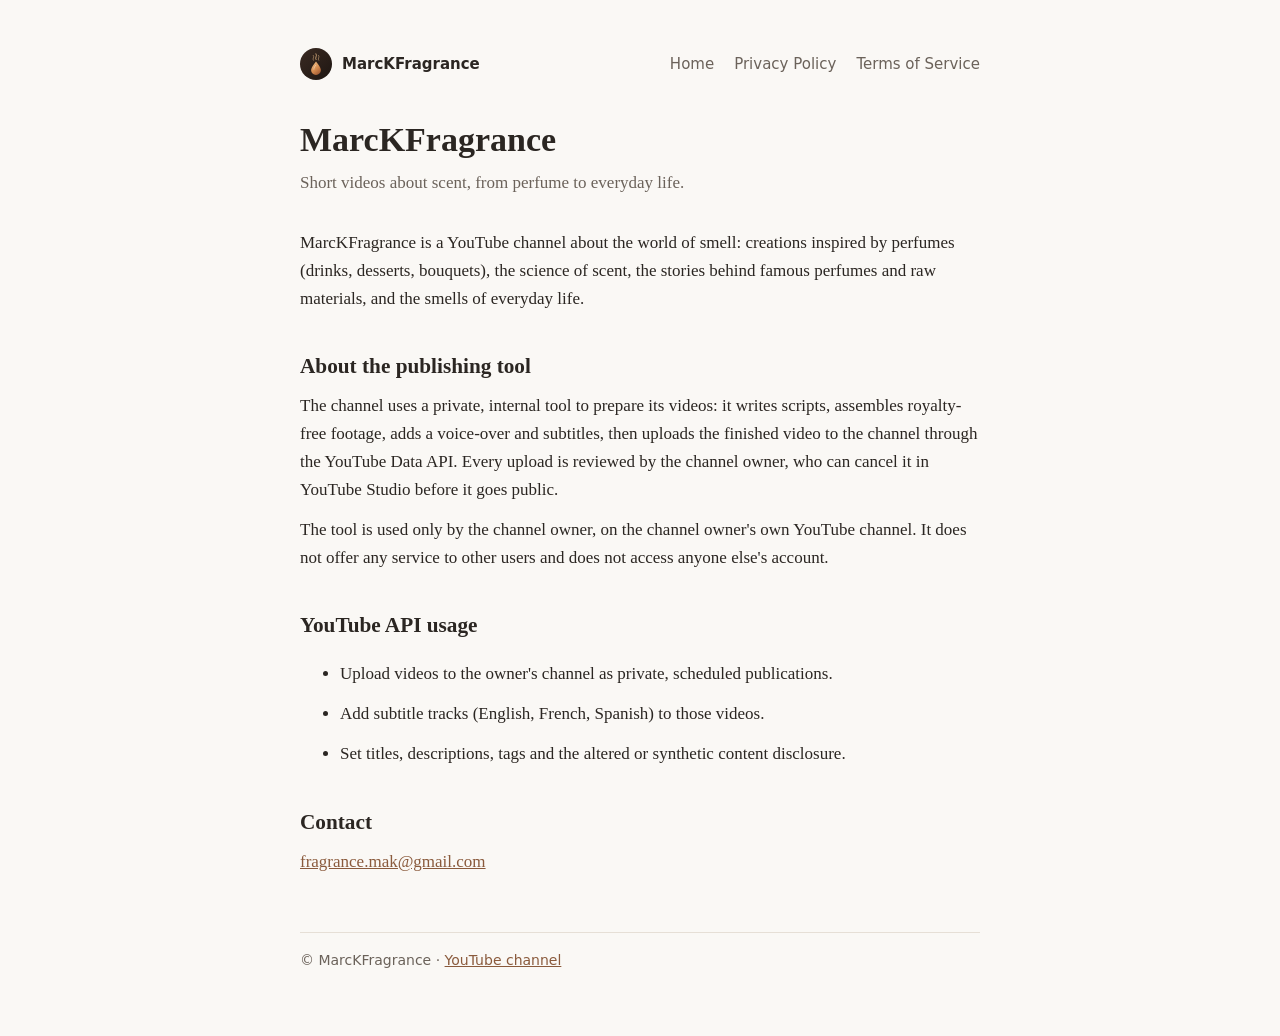
<file: index.html>
<!doctype html>
<html lang="en">
<head>
  <meta charset="utf-8">
  <meta name="viewport" content="width=device-width, initial-scale=1">
  <title>MarcKFragrance</title>
  <meta name="description" content="MarcKFragrance: short videos about scent, from perfume to everyday life.">
  <link rel="icon" type="image/svg+xml" href="logo.svg">
  <link rel="icon" type="image/png" sizes="32x32" href="favicon-32.png">
  <link rel="stylesheet" href="style.css">
</head>
<body>
<main>
  <nav><a class="marque" href="index.html"><img src="logo.svg" alt="" width="32" height="32">MarcKFragrance</a><a href="index.html">Home</a><a href="privacy.html">Privacy Policy</a><a href="terms.html">Terms of Service</a></nav>

  <h1>MarcKFragrance</h1>
  <p class="sous-titre">Short videos about scent, from perfume to everyday life.</p>

  <p>
    MarcKFragrance is a YouTube channel about the world of smell: creations inspired by
    perfumes (drinks, desserts, bouquets), the science of scent, the stories behind famous
    perfumes and raw materials, and the smells of everyday life.
  </p>

  <h2>About the publishing tool</h2>
  <p>
    The channel uses a private, internal tool to prepare its videos: it writes scripts,
    assembles royalty-free footage, adds a voice-over and subtitles, then uploads the finished
    video to the channel through the YouTube Data API. Every upload is reviewed by the channel
    owner, who can cancel it in YouTube Studio before it goes public.
  </p>
  <p>
    The tool is used only by the channel owner, on the channel owner's own YouTube channel. It
    does not offer any service to other users and does not access anyone else's account.
  </p>

  <h2>YouTube API usage</h2>
  <ul>
    <li>Upload videos to the owner's channel as private, scheduled publications.</li>
    <li>Add subtitle tracks (English, French, Spanish) to those videos.</li>
    <li>Set titles, descriptions, tags and the altered or synthetic content disclosure.</li>
  </ul>

  <h2>Contact</h2>
  <p><a href="mailto:fragrance.mak@gmail.com">fragrance.mak@gmail.com</a></p>

  <footer>© MarcKFragrance · <a href="https://www.youtube.com/channel/UCxR3DLhCbx7sfjlT2gm3NpA">YouTube channel</a></footer>
</main>
</body>
</html>
</file>
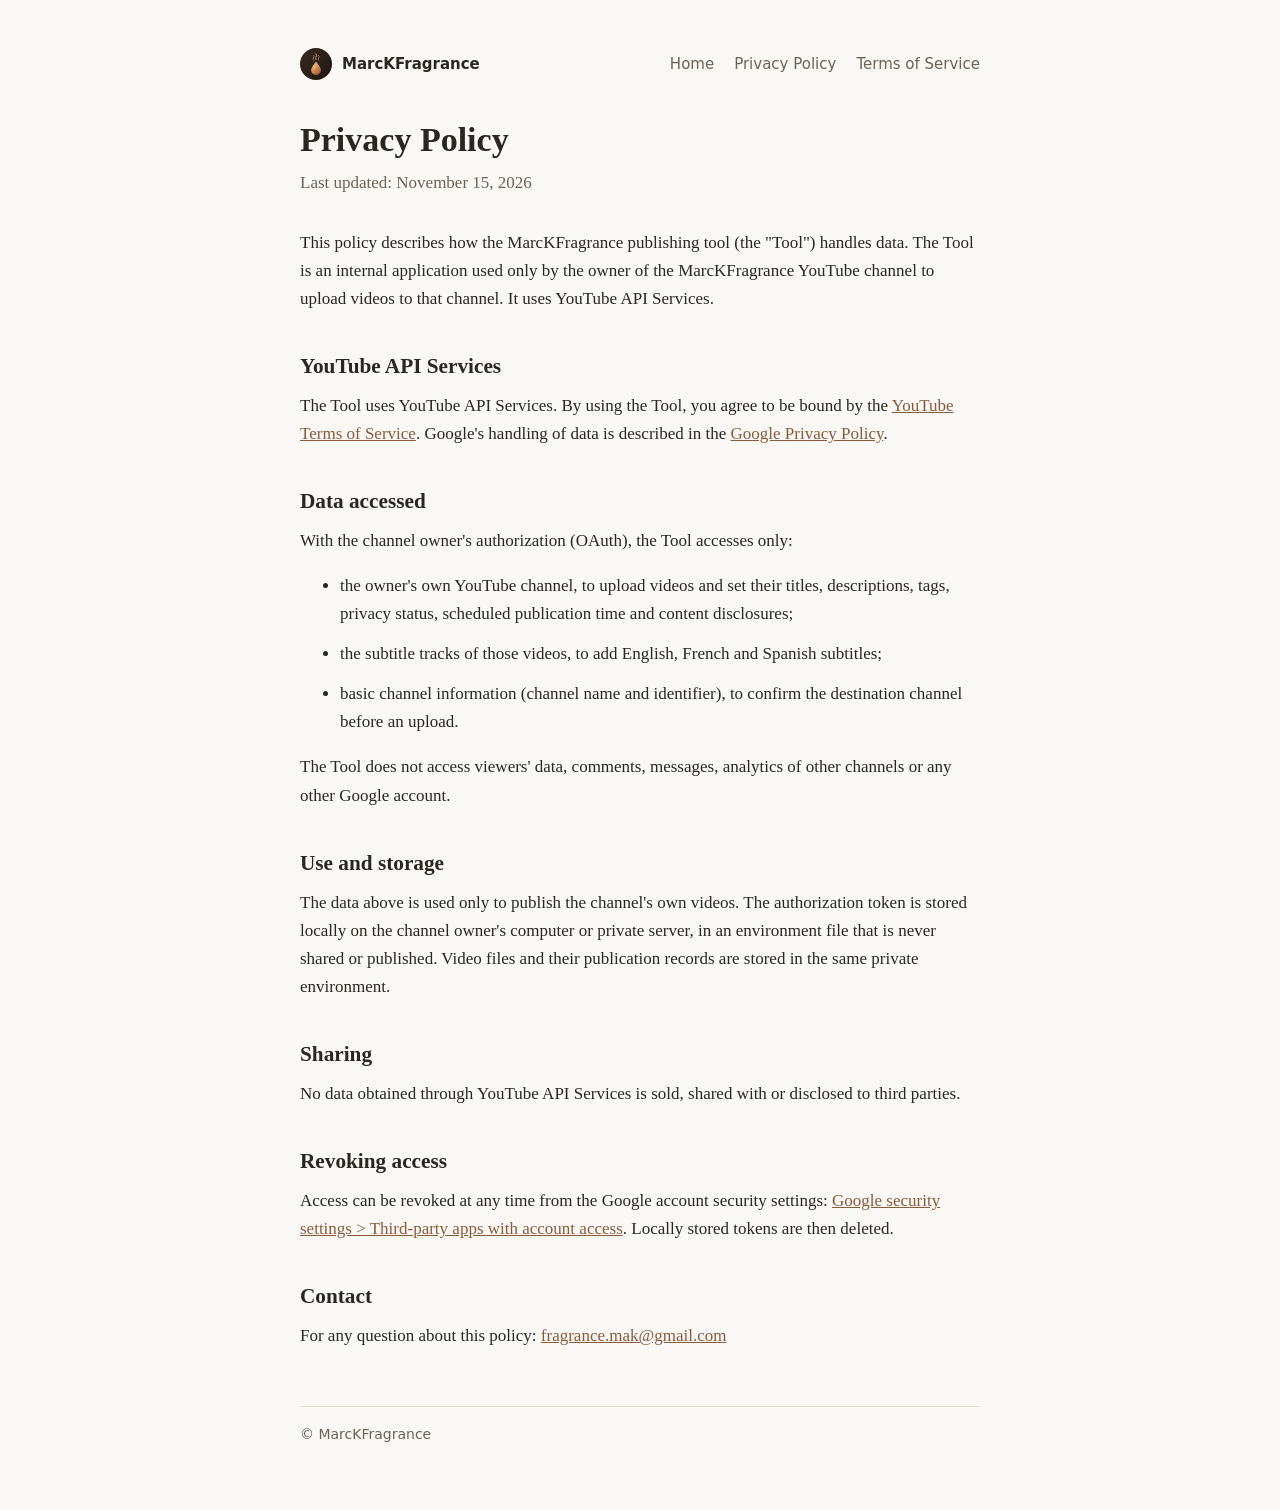
<file: privacy.html>
<!doctype html>
<html lang="en">
<head>
  <meta charset="utf-8">
  <meta name="viewport" content="width=device-width, initial-scale=1">
  <title>Privacy Policy</title>
  <meta name="description" content="Privacy policy of the MarcKFragrance publishing tool.">
  <link rel="icon" type="image/svg+xml" href="logo.svg">
  <link rel="icon" type="image/png" sizes="32x32" href="favicon-32.png">
  <link rel="stylesheet" href="style.css">
</head>
<body>
<main>
  <nav><a class="marque" href="index.html"><img src="logo.svg" alt="" width="32" height="32">MarcKFragrance</a><a href="index.html">Home</a><a href="privacy.html">Privacy Policy</a><a href="terms.html">Terms of Service</a></nav>

  <h1>Privacy Policy</h1>
  <p class="sous-titre">Last updated: November 15, 2026</p>

  <p>
    This policy describes how the MarcKFragrance publishing tool (the "Tool") handles data. The
    Tool is an internal application used only by the owner of the MarcKFragrance YouTube
    channel to upload videos to that channel. It uses YouTube API Services.
  </p>

  <h2>YouTube API Services</h2>
  <p>
    The Tool uses YouTube API Services. By using the Tool, you agree to be bound by the
    <a href="https://www.youtube.com/t/terms">YouTube Terms of Service</a>. Google's handling of
    data is described in the <a href="https://policies.google.com/privacy">Google Privacy Policy</a>.
  </p>

  <h2>Data accessed</h2>
  <p>With the channel owner's authorization (OAuth), the Tool accesses only:</p>
  <ul>
    <li>the owner's own YouTube channel, to upload videos and set their titles, descriptions,
      tags, privacy status, scheduled publication time and content disclosures;</li>
    <li>the subtitle tracks of those videos, to add English, French and Spanish subtitles;</li>
    <li>basic channel information (channel name and identifier), to confirm the destination
      channel before an upload.</li>
  </ul>
  <p>
    The Tool does not access viewers' data, comments, messages, analytics of other channels or
    any other Google account.
  </p>

  <h2>Use and storage</h2>
  <p>
    The data above is used only to publish the channel's own videos. The authorization token is
    stored locally on the channel owner's computer or private server, in an environment file
    that is never shared or published. Video files and their publication records are stored in
    the same private environment.
  </p>

  <h2>Sharing</h2>
  <p>
    No data obtained through YouTube API Services is sold, shared with or disclosed to third
    parties.
  </p>

  <h2>Revoking access</h2>
  <p>
    Access can be revoked at any time from the Google account security settings:
    <a href="https://security.google.com/settings/security/permissions">Google security settings
    &gt; Third-party apps with account access</a>. Locally stored tokens are then deleted.
  </p>

  <h2>Contact</h2>
  <p>
    For any question about this policy:
    <a href="mailto:fragrance.mak@gmail.com">fragrance.mak@gmail.com</a>
  </p>

  <footer>© MarcKFragrance</footer>
</main>
</body>
</html>
</file>
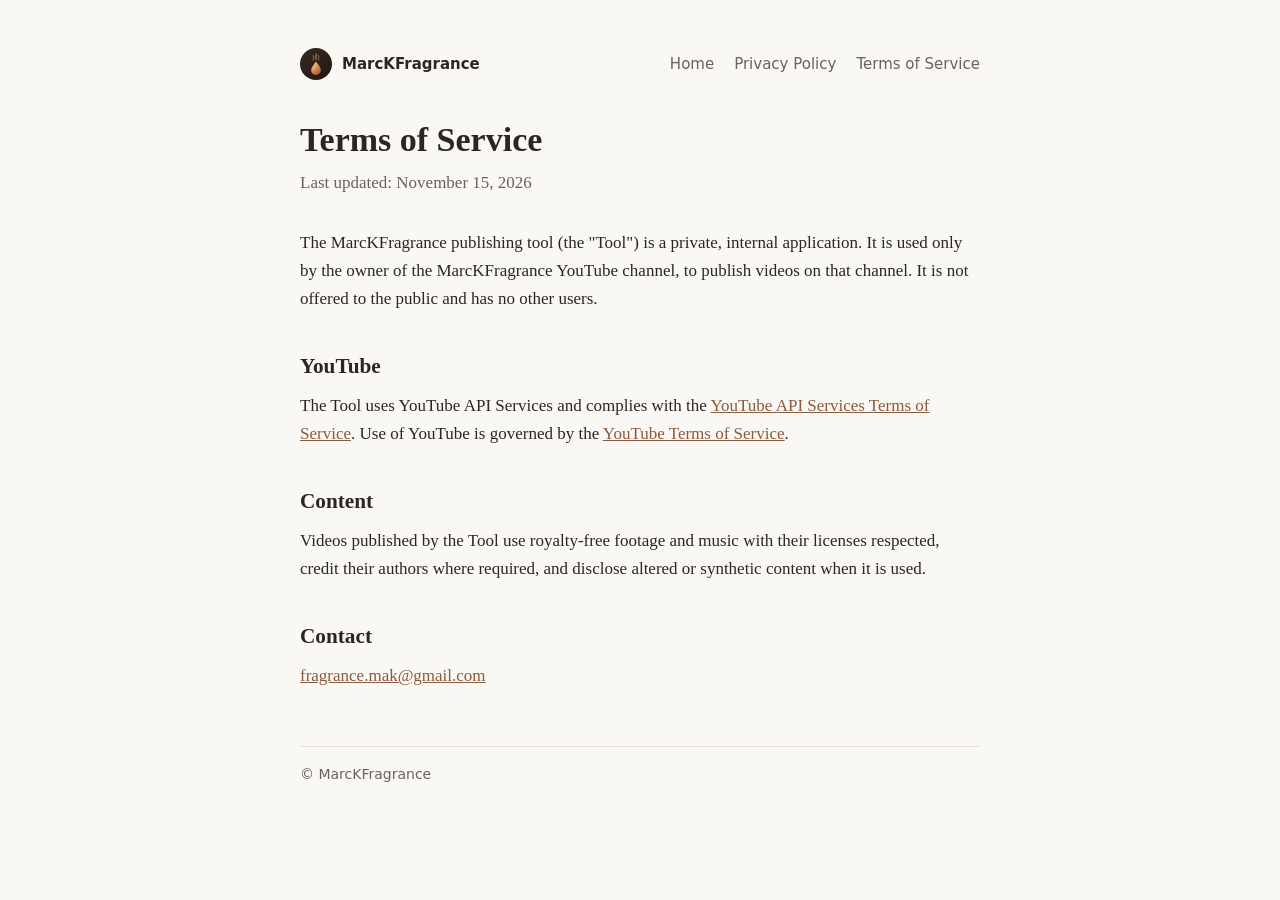
<file: terms.html>
<!doctype html>
<html lang="en">
<head>
  <meta charset="utf-8">
  <meta name="viewport" content="width=device-width, initial-scale=1">
  <title>Terms of Service</title>
  <meta name="description" content="Terms of service of the MarcKFragrance publishing tool.">
  <link rel="icon" type="image/svg+xml" href="logo.svg">
  <link rel="icon" type="image/png" sizes="32x32" href="favicon-32.png">
  <link rel="stylesheet" href="style.css">
</head>
<body>
<main>
  <nav><a class="marque" href="index.html"><img src="logo.svg" alt="" width="32" height="32">MarcKFragrance</a><a href="index.html">Home</a><a href="privacy.html">Privacy Policy</a><a href="terms.html">Terms of Service</a></nav>

  <h1>Terms of Service</h1>
  <p class="sous-titre">Last updated: November 15, 2026</p>

  <p>
    The MarcKFragrance publishing tool (the "Tool") is a private, internal application. It is
    used only by the owner of the MarcKFragrance YouTube channel, to publish videos on that
    channel. It is not offered to the public and has no other users.
  </p>

  <h2>YouTube</h2>
  <p>
    The Tool uses YouTube API Services and complies with the
    <a href="https://developers.google.com/youtube/terms/api-services-terms-of-service">YouTube
    API Services Terms of Service</a>. Use of YouTube is governed by the
    <a href="https://www.youtube.com/t/terms">YouTube Terms of Service</a>.
  </p>

  <h2>Content</h2>
  <p>
    Videos published by the Tool use royalty-free footage and music with their licenses
    respected, credit their authors where required, and disclose altered or synthetic content
    when it is used.
  </p>

  <h2>Contact</h2>
  <p><a href="mailto:fragrance.mak@gmail.com">fragrance.mak@gmail.com</a></p>

  <footer>© MarcKFragrance</footer>
</main>
</body>
</html>
</file>
<file: style.css>
:root {
  --fond: #faf8f5;
  --texte: #2b2622;
  --discret: #6b625a;
  --accent: #8a5a3c;
  --bord: #e6dfd6;
}
@media (prefers-color-scheme: dark) {
  :root {
    --fond: #1c1a18;
    --texte: #ece6df;
    --discret: #a89d92;
    --accent: #d4a27f;
    --bord: #3a3531;
  }
}
* { box-sizing: border-box; }
body {
  margin: 0;
  background: var(--fond);
  color: var(--texte);
  font: 17px/1.65 Georgia, "Times New Roman", serif;
}
main { max-width: 720px; margin: 0 auto; padding: 48px 20px 64px; }
nav { display: flex; gap: 20px; flex-wrap: wrap; margin-bottom: 40px; font-family: system-ui, sans-serif; font-size: 15px; }
nav { align-items: center; }
nav a { color: var(--discret); text-decoration: none; }
nav a.marque { display: inline-flex; align-items: center; gap: 10px; color: var(--texte); font-weight: 600; margin-right: auto; }
nav a:hover { color: var(--accent); }
h1 { font-size: 2em; line-height: 1.2; margin: 0 0 8px; }
h2 { font-size: 1.25em; margin: 36px 0 8px; }
p, li { margin: 0 0 12px; }
a { color: var(--accent); }
.sous-titre { color: var(--discret); margin-bottom: 32px; }
footer { margin-top: 56px; padding-top: 16px; border-top: 1px solid var(--bord); color: var(--discret); font-size: 14px; font-family: system-ui, sans-serif; }
</file>
